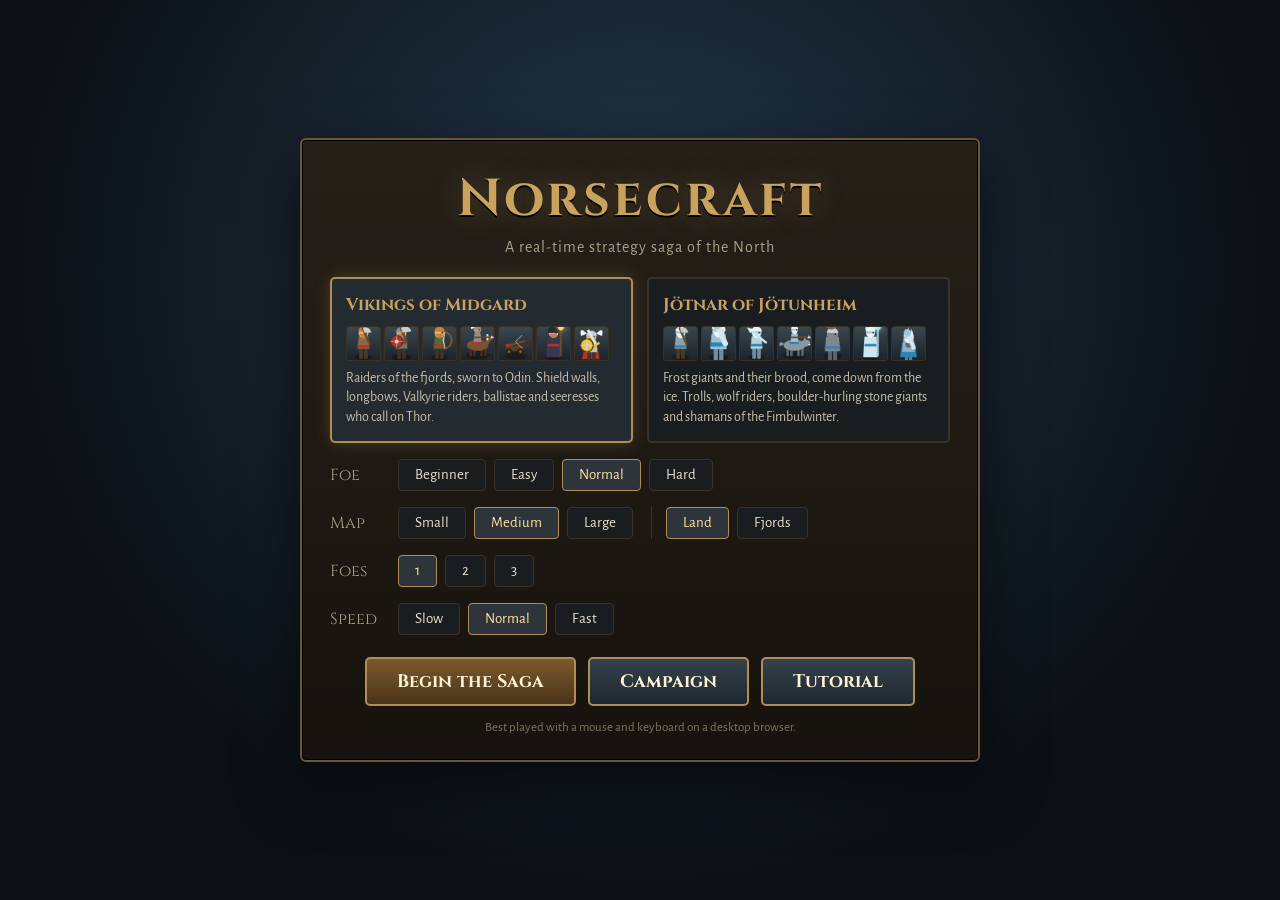
<file: index.html>
<!doctype html>
<html lang="en">
<head>
<meta charset="utf-8">
<meta name="viewport" content="width=device-width, initial-scale=1, maximum-scale=1, user-scalable=no, viewport-fit=cover">
<title>Norsecraft</title>
<meta name="description" content="A real-time strategy saga of Vikings and frost giants.">
<meta name="theme-color" content="#1b150f">
<meta name="apple-mobile-web-app-capable" content="yes">
<meta name="mobile-web-app-capable" content="yes">
<meta name="apple-mobile-web-app-status-bar-style" content="black-translucent">
<meta name="apple-mobile-web-app-title" content="Norsecraft">
<link rel="manifest" href="manifest.webmanifest">
<link rel="apple-touch-icon" href="icons/apple-touch-icon.png">
<link rel="icon" type="image/png" sizes="192x192" href="icons/icon-192.png">
<link rel="preconnect" href="https://fonts.googleapis.com">
<link href="https://fonts.googleapis.com/css2?family=Cinzel:wght@500;700&family=Alegreya+Sans:wght@400;500;700&display=swap" rel="stylesheet">
<link rel="stylesheet" href="css/style.css">
</head>
<body>
<div id="app">
  <aside id="sidebar">
    <div class="frame"><canvas id="minimap" width="192" height="192"></canvas></div>
    <div class="frame" id="info"></div>
    <div class="frame cmdwrap">
      <div id="commands"></div>
      <div id="tip"></div>
    </div>
  </aside>
  <main id="main">
    <div id="topbar">
      <div class="res"><i class="ico gold"></i><span id="gold">0</span></div>
      <div class="res"><i class="ico wood"></i><span id="wood">0</span></div>
      <div class="res"><i class="ico food"></i><span id="food">0</span></div>
      <button id="idle-btn" title="Next idle worker (.)">Idle <span id="idle-n">0</span></button>
      <div id="mode"></div>
      <div class="spacer"></div>
      <span id="clock">0:00</span>
      <select id="speed-sel" title="Game speed">
        <option value="0.75">Slow</option>
        <option value="1">Normal</option>
        <option value="1.5">Fast</option>
        <option value="2">Fastest</option>
      </select>
      <button id="music" title="Music on/off">♫</button>
      <button id="mute" title="Sound on/off">🔊</button>
      <button id="help-btn" title="Help (F1)">?</button>
      <button id="menu-btn" title="Menu (F10)">Menu</button>
    </div>
    <div id="viewwrap">
      <canvas id="view"></canvas>
      <div id="msgs"></div>
      <div id="objective" hidden>
        <div id="obj-step"></div>
        <div id="obj-title"></div>
        <div id="obj-text"></div>
        <button id="obj-skip">Skip step</button>
      </div>
    </div>
  </main>
</div>

<div id="title" class="overlay" style="display:flex">
  <div class="panel title-panel">
    <h1>Norsecraft</h1>
    <p class="sub">A real-time strategy saga of the North</p>
    <div class="factions">
      <button class="faction on" data-faction="vikings">
        <h3>Vikings of Midgard</h3>
        <div class="pv" id="pv-vikings"></div>
        <p>Raiders of the fjords, sworn to Odin. Shield walls, longbows, Valkyrie riders, ballistae and seeresses who call on Thor.</p>
      </button>
      <button class="faction" data-faction="jotnar">
        <h3>Jötnar of Jötunheim</h3>
        <div class="pv" id="pv-jotnar"></div>
        <p>Frost giants and their brood, come down from the ice. Trolls, wolf riders, boulder-hurling stone giants and shamans of the Fimbulwinter.</p>
      </button>
    </div>
    <div class="row">
      <span class="lbl">Foe</span>
      <button class="opt" data-diff="beginner">Beginner</button>
      <button class="opt" data-diff="easy">Easy</button>
      <button class="opt on" data-diff="normal">Normal</button>
      <button class="opt" data-diff="hard">Hard</button>
    </div>
    <div class="row">
      <span class="lbl">Map</span>
      <button class="opt" data-size="small">Small</button>
      <button class="opt on" data-size="medium">Medium</button>
      <button class="opt" data-size="large">Large</button>
      <span class="sep">
        <button class="opt on" data-terrain="land" title="Lakes and forests">Land</button>
        <button class="opt" data-terrain="fjords" title="A sea splits the map: build ships at a shipyard">Fjords</button>
      </span>
    </div>
    <div class="row">
      <span class="lbl">Foes</span>
      <button class="opt on" data-foes="1">1</button>
      <button class="opt" data-foes="2">2</button>
      <button class="opt" data-foes="3">3</button>
      <span class="sep" id="team-opts" hidden>
        <button class="opt on" data-ffa="0" title="All foes fight you together">Allied</button>
        <button class="opt" data-ffa="1" title="Every side fights every other side">Free-for-all</button>
      </span>
    </div>
    <div class="row">
      <span class="lbl">Speed</span>
      <button class="opt" data-speed="0.75">Slow</button>
      <button class="opt on" data-speed="1">Normal</button>
      <button class="opt" data-speed="1.5">Fast</button>
    </div>
    <div class="start-row">
      <button id="start" class="big">Begin the Saga</button>
      <button id="campaign-btn" class="big alt">Campaign</button>
      <button id="tutorial" class="big alt">Tutorial</button>
    </div>
    <div id="continue-box" hidden>
      <button id="continue" class="big alt">Continue</button>
      <p id="continue-info" class="fine"></p>
    </div>
    <p class="fine">Best played with a mouse and keyboard on a desktop browser.</p>
  </div>
</div>

<div id="rotate" class="overlay"><div><span class="ph">📱</span>Turn your phone sideways to play</div></div>

<div id="campaign" class="overlay">
  <div class="panel camp-panel">
    <h2>The Saga of the North</h2>
    <p class="sub">Lead the Vikings of Midgard from a burning shore to the end of the world.</p>
    <div id="chapters"></div>
    <button id="camp-back" class="big alt">Back</button>
  </div>
</div>

<div id="briefing" class="overlay">
  <div class="panel brief-panel">
    <div id="brief-ch" class="eyebrow"></div>
    <h2 id="brief-title"></h2>
    <div id="brief-story"></div>
    <h3>Objectives</h3>
    <ul id="brief-goals"></ul>
    <div class="start-row">
      <button id="brief-go" class="big">Begin</button>
      <button id="brief-back" class="big alt">Back</button>
    </div>
  </div>
</div>

<div id="help" class="overlay">
  <div class="panel help-panel">
    <h2>How to play</h2>
    <p>Gather <b class="g">gold</b> and <b class="w">lumber</b>, build up your settlement, raise an army and destroy every enemy unit and building.</p>
    <table>
      <tr><td>Left-click / drag</td><td>Select units (Shift adds)</td></tr>
      <tr><td>Double-click</td><td>Select all of that type on screen</td></tr>
      <tr><td>Right-click</td><td>Move, attack, mine gold, chop trees, set rally point</td></tr>
      <tr><td>A, then click</td><td>Attack-move: fight everything on the way</td></tr>
      <tr><td>B</td><td>Build menu (with workers selected)</td></tr>
      <tr><td>E, then click</td><td>Repair a damaged building (or right-click it with workers)</td></tr>
      <tr><td>E / U / T</td><td>Spellcasters: heal, summon, storm</td></tr>
      <tr><td>Right-click your transport</td><td>Board it with the selected troops</td></tr>
      <tr><td>Transport + right-click land</td><td>Sail there and put the troops ashore (U unloads where it is)</td></tr>
      <tr><td>Menu → Save game</td><td>Save; the game also autosaves every minute</td></tr>
      <tr><td>Ctrl+1–9 / 1–9</td><td>Assign / recall control groups (tap twice to jump)</td></tr>
      <tr><td>. (period)</td><td>Cycle idle workers</td></tr>
      <tr><td>Space</td><td>Jump to last attack or selection</td></tr>
      <tr><td>Arrows / screen edge / middle-drag</td><td>Scroll the map</td></tr>
      <tr><td>+ / − or pinch</td><td>Zoom in and out</td></tr>
      <tr><td>Esc</td><td>Cancel</td></tr>
      <tr><td>P or F10</td><td>Pause</td></tr>
    </table>
    <h3 class="touch-h">On a phone or tablet</h3>
    <table>
      <tr><td>Tap</td><td>Select a unit, or command the selected units (move, attack, mine, chop)</td></tr>
      <tr><td>Double-tap a unit</td><td>Select all of that type on screen</td></tr>
      <tr><td>Drag</td><td>Scroll the map · Pinch to zoom</td></tr>
      <tr><td>Hold, then drag</td><td>Draw a selection box (hold and release to deselect)</td></tr>
      <tr><td>Tap a button</td><td>Shows what it does and uses it</td></tr>
    </table>
    <p>There are four gold mines: one at each base and two out in the wilds, marked in gold on the minimap.</p>
    <p>Tip: every unit needs food — build farms. Ranged units need a lumber workshop, riders a stable, siege a forge and spellcasters a temple.</p>
    <button id="help-close" class="big">Close</button>
  </div>
</div>

<div id="pause" class="overlay">
  <div class="panel small">
    <h2>Paused</h2>
    <button id="resume" class="big">Resume</button>
    <button id="save" class="big">Save game</button>
    <button id="load" class="big">Load saved game</button>
    <p id="save-note" class="fine"></p>
    <button id="restart" class="big">Restart</button>
    <button id="quit" class="big">Quit to title</button>
  </div>
</div>

<div id="end" class="overlay">
  <div class="panel small">
    <h2 id="end-title">Victory</h2>
    <p id="end-text"></p>
    <table id="end-stats"></table>
    <button id="again" class="big">Play again</button>
    <button id="to-title" class="big">Title screen</button>
  </div>
</div>

<script src="js/data.js"></script>
<script src="js/map.js"></script>
<script src="js/path.js"></script>
<script src="js/game.js"></script>
<script src="js/ai.js"></script>
<script src="js/save.js"></script>
<script src="js/render.js"></script>
<script src="js/ui.js"></script>
<script src="js/tutorial.js"></script>
<script src="js/campaign.js"></script>
<script src="js/main.js"></script>
</body>
</html>
</file>
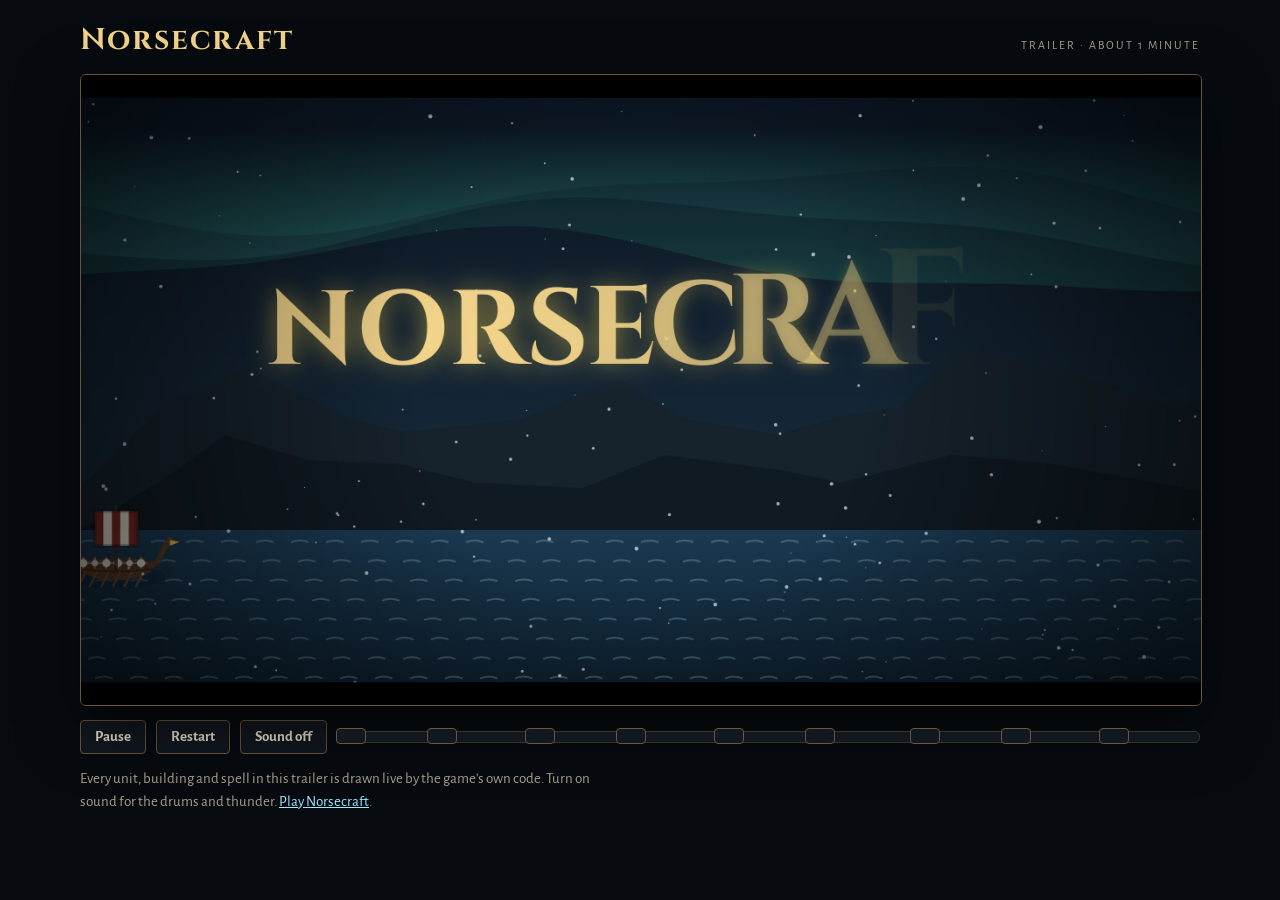
<file: trailer.html>
<!doctype html>
<html lang="en">
<head>
<meta charset="utf-8">
<meta name="viewport" content="width=device-width, initial-scale=1, viewport-fit=cover">
<title>Norsecraft Trailer</title>
<meta name="description" content="A one-minute motion graphic of Norsecraft, drawn with the game's own art.">
<link rel="preconnect" href="https://fonts.googleapis.com">
<link href="https://fonts.googleapis.com/css2?family=Cinzel:wght@500;700&family=Alegreya+Sans:wght@400;500;700&display=swap" rel="stylesheet">
<style>
  /* One cinematic dark look, taken from the game: night sky, gold leaf, snow. */
  :root {
    color-scheme: dark;
    --bg: #070b10;
    --panel: #121820;
    --edge: #6b5636;
    --gold: #f1d38a;
    --text: #e9e1cf;
    --muted: #a99f8a;
    --ice: #9fe8ff;
    --display: 'Cinzel', Georgia, serif;
    --body: 'Alegreya Sans', system-ui, sans-serif;
  }
  html, body { margin: 0; background: var(--bg); color: var(--text); font-family: var(--body); }
  .wrap {
    max-width: 1120px; margin: 0 auto;
    padding-block: 20px 32px;
    padding-left: max(16px, env(safe-area-inset-left, 0px));
    padding-right: max(16px, env(safe-area-inset-right, 0px));
    display: flex; flex-direction: column; gap: 14px;
  }
  header { display: flex; align-items: baseline; justify-content: space-between; gap: 12px; flex-wrap: wrap; }
  h1 { margin: 0; font-family: var(--display); font-weight: 700; font-size: clamp(22px, 3vw, 30px); color: var(--gold); letter-spacing: 2px; text-wrap: balance; }
  .eyebrow { font-size: 12px; letter-spacing: 2px; text-transform: uppercase; color: var(--muted); }
  .stage { position: relative; width: 100%; max-width: 100%; aspect-ratio: 16 / 9; background: #000; border: 1px solid var(--edge); border-radius: 6px; overflow: hidden; box-shadow: 0 20px 60px rgba(0,0,0,0.6); }
  canvas { display: block; width: 100%; height: 100%; }
  .controls { display: flex; align-items: center; gap: 10px; flex-wrap: wrap; }
  .controls button {
    font-family: var(--body); font-size: 15px; font-weight: 700; color: var(--text); cursor: pointer;
    background: var(--panel); border: 1px solid var(--edge); border-radius: 4px; padding: 7px 14px;
  }
  .controls button:hover { border-color: var(--gold); }
  .controls button:focus-visible, .mark:focus-visible, a:focus-visible { outline: 2px solid var(--ice); outline-offset: 2px; }
  #scrub { position: relative; flex: 1; min-width: 160px; height: 10px; background: var(--panel); border: 1px solid #3a3226; border-radius: 5px; cursor: pointer; }
  #scrub-fill { position: absolute; inset: 0 auto 0 0; width: 0; background: linear-gradient(90deg, #8a6a3a, var(--gold)); border-radius: 5px; }
  #scrub-marks { position: absolute; inset: 0; }
  .mark { position: absolute; top: -4px; width: 4px; height: 16px; margin-left: -2px; padding: 0; background: #3a3226; border: 0; border-radius: 2px; cursor: pointer; }
  .mark:hover { background: var(--gold); }
  .note { margin: 0; color: var(--muted); font-size: 15px; line-height: 1.5; max-width: 65ch; }
  .note a { color: var(--ice); }
  body.record .wrap { padding: 0; max-width: none; }
  body.record header, body.record .controls, body.record .note { display: none; }
  body.record .stage { border: 0; border-radius: 0; box-shadow: none; }
  @media (prefers-reduced-motion: reduce) { .controls button { transition: none; } }
</style>
</head>
<body>
<div class="wrap">
  <header>
    <h1>Norsecraft</h1>
    <span class="eyebrow">Trailer · about 1 minute</span>
  </header>
  <div class="stage"><canvas id="stage" width="1280" height="720" aria-label="Animated trailer for Norsecraft"></canvas></div>
  <div class="controls">
    <button id="play" type="button">Pause</button>
    <button id="restart" type="button">Restart</button>
    <button id="sound" type="button" aria-pressed="false">Sound off</button>
    <div id="scrub" role="slider" aria-label="Trailer position"><div id="scrub-fill"></div><div id="scrub-marks"></div></div>
  </div>
  <p class="note">Every unit, building and spell in this trailer is drawn live by the game's own code. Turn on sound for the drums and thunder. <a href="index.html">Play Norsecraft</a>.</p>
</div>
<script src="js/data.js"></script>
<script src="js/map.js"></script>
<script src="js/render.js"></script>
<script src="js/trailer.js"></script>
</body>
</html>
</file>
<file: css/style.css>
:root {
  color-scheme: dark;
  --bg: #0f1418;
  --panel: #1e252b;
  --panel2: #283139;
  --edge: #6b5636;
  --edge-hi: #b08d57;
  --text: #e9e1cf;
  --muted: #a99f8a;
  --gold: #f1cf4a;
  --wood: #c08a55;
  --accent: #c9a25e;
}

* { box-sizing: border-box; }
html, body { margin: 0; height: 100%; background: var(--bg); color: var(--text); font-family: 'Alegreya Sans', system-ui, sans-serif; overflow: hidden; user-select: none; }
button { font-family: inherit; color: inherit; }

#app { display: flex; height: 100%; }

#sidebar {
  width: 216px; flex: none; display: flex; flex-direction: column; gap: 8px; padding: 8px;
  background: linear-gradient(#2a2118, #1b150f);
  border-right: 2px solid var(--edge);
}
.frame {
  border: 2px solid var(--edge); border-radius: 4px; background: var(--panel);
  box-shadow: inset 0 0 0 1px #000, 0 0 0 1px #000;
}
#minimap { display: block; width: 196px; height: 196px; image-rendering: pixelated; cursor: pointer; }
#info { flex: 1; min-height: 150px; padding: 8px; overflow: hidden; font-size: 13px; }
#info .hint { color: var(--muted); line-height: 1.5; }
#info .single { display: flex; gap: 8px; align-items: center; }
#info .single canvas { border: 1px solid var(--edge); border-radius: 3px; }
#info .nm { font-family: 'Cinzel', serif; font-weight: 700; font-size: 15px; color: var(--accent); }
#info .own { color: var(--muted); font-size: 12px; }
#info .hpt { font-size: 12px; margin-top: 2px; }
#info .stats { margin-top: 8px; line-height: 1.5; color: #cfc6b2; }
#info .queue { margin-top: 8px; }
#info .plabel { font-size: 12px; color: var(--muted); margin-bottom: 3px; }
#info .pbar { height: 8px; background: #0c0f12; border: 1px solid #3c444b; border-radius: 2px; overflow: hidden; }
#info .pbar div { height: 100%; width: 0; background: linear-gradient(90deg, #b08d57, #f1cf4a); }
#info .qrow { display: flex; gap: 3px; margin-top: 6px; }
#info .qrow canvas { border: 1px solid #3c444b; }
#info .multi { display: grid; grid-template-columns: repeat(4, 1fr); gap: 4px; }
#info .mi { cursor: pointer; position: relative; border: 1px solid #3c444b; }
#info .mi canvas { display: block; width: 100%; height: auto; }
#info .mhp { height: 3px; background: #4ccf4c; }
#info .mana { height: 6px; background: #0c0f12; border: 1px solid #3c444b; border-radius: 2px; overflow: hidden; }
#info .mana div { height: 100%; width: 0; background: linear-gradient(90deg, #3a6fe0, #7ab8ff); }
#info .stats + .plabel { margin-top: 6px; }
.cost .m { color: #7ab8ff; }

.cmdwrap { position: relative; padding: 6px; }
#commands { display: grid; grid-template-columns: repeat(3, 1fr); gap: 5px; }
.cmd {
  position: relative; aspect-ratio: 1; padding: 0; border-radius: 3px; cursor: pointer;
  background: linear-gradient(#3a4650, #1d242a); border: 1px solid #5b4a31; overflow: hidden;
  display: flex; align-items: center; justify-content: center;
}
.cmd:hover:not(.empty) { border-color: var(--edge-hi); box-shadow: 0 0 6px rgba(240, 200, 120, 0.4); }
.cmd:active:not(.empty) { transform: translateY(1px); }
.cmd.empty { background: #161b1f; border-color: #2c2a24; cursor: default; }
.cmd canvas { width: 100%; height: 100%; display: block; }
.cmd .glyph { font-size: 24px; line-height: 1; color: #efe3c4; }
.cmd .hk { position: absolute; right: 2px; bottom: 1px; font-size: 10px; font-weight: 700; color: #ffe39a; text-shadow: 0 0 2px #000, 0 0 2px #000; }
.cmd.poor canvas, .cmd.poor .glyph { opacity: 0.55; }
.cmd.locked { filter: grayscale(1) brightness(0.6); }
#tip {
  display: none; position: absolute; left: 0; right: 0; bottom: calc(100% + 6px); padding: 8px; z-index: 5;
  background: #12171b; border: 1px solid var(--edge-hi); border-radius: 4px; font-size: 13px; line-height: 1.4;
}
#tip b { font-family: 'Cinzel', serif; color: var(--accent); }
#tip .key { color: var(--muted); font-size: 11px; }
#tip em { color: #e98a6a; font-style: normal; }
#tip .stats { color: var(--muted); font-size: 12px; }
.g { color: var(--gold); }
.w { color: var(--wood); }
.cost .g::before { content: '● '; }
.cost .w::before { content: '▮ '; }
.cost .t { color: var(--muted); }

#main { flex: 1; display: flex; flex-direction: column; min-width: 0; }
#topbar {
  height: 36px; flex: none; display: flex; align-items: center; gap: 18px; padding: 0 12px;
  background: linear-gradient(#2a2118, #1b150f); border-bottom: 2px solid var(--edge); font-size: 15px;
}
#topbar .res { display: flex; align-items: center; gap: 6px; font-weight: 700; min-width: 70px; }
#topbar .res.warn { color: #ff8060; }
.ico { width: 14px; height: 14px; display: inline-block; border-radius: 50%; }
.ico.gold { background: radial-gradient(circle at 35% 35%, #fff2a8, #e8c547 55%, #a8862a); }
.ico.wood { background: linear-gradient(90deg, #7a5232, #a9774a, #7a5232); border-radius: 3px; }
.ico.food { background: radial-gradient(circle at 40% 40%, #f0d9a0, #c48b3a); border-radius: 40% 40% 50% 50%; }
#mode { color: #ffe39a; font-size: 13px; }
.spacer { flex: 1; }
#clock { color: var(--muted); font-variant-numeric: tabular-nums; }
#topbar button, #topbar select {
  background: #2c241a; border: 1px solid var(--edge); border-radius: 3px; padding: 3px 9px; cursor: pointer; font-size: 13px; color: var(--text);
}
#topbar button:hover { border-color: var(--edge-hi); }

#viewwrap { position: relative; flex: 1; overflow: hidden; }
#view { display: block; position: absolute; inset: 0; }
#msgs {
  position: absolute; left: 12px; bottom: 12px; pointer-events: none; font-size: 15px; font-weight: 500;
  text-shadow: 0 1px 2px #000, 0 0 4px #000; color: #f5ecd4;
}

.overlay {
  position: fixed; inset: 0; display: none; align-items: center; justify-content: center; z-index: 50;
  background: radial-gradient(ellipse at center, rgba(15, 20, 24, 0.75), rgba(5, 7, 9, 0.95));
}
#title { background: radial-gradient(ellipse at 50% 30%, #23384a, #0b1015 70%); overflow-y: auto; }
.panel {
  background: linear-gradient(#262019, #17120d); border: 2px solid var(--edge); border-radius: 6px;
  padding: 24px 28px; box-shadow: 0 20px 60px rgba(0, 0, 0, 0.6), inset 0 0 0 1px #000; max-width: 92vw;
}
.panel.small { width: 340px; text-align: center; }
.panel.small .big { width: 100%; margin-top: 10px; }
h1, h2, h3 { font-family: 'Cinzel', serif; color: var(--accent); margin: 0; }
h1 { font-size: 52px; letter-spacing: 3px; text-align: center; text-shadow: 0 2px 0 #000, 0 0 30px rgba(200, 160, 90, 0.3); }
h2 { font-size: 26px; margin-bottom: 12px; }
.sub { text-align: center; color: var(--muted); margin: 4px 0 20px; font-size: 16px; letter-spacing: 1px; }
.title-panel { width: 680px; margin: 20px; }
.factions { display: flex; gap: 14px; }
.faction {
  flex: 1; text-align: left; padding: 14px; cursor: pointer; border-radius: 5px;
  background: #1a1d20; border: 2px solid #3a3226;
}
.faction.on { border-color: var(--edge-hi); background: #232a30; box-shadow: 0 0 16px rgba(200, 160, 90, 0.25); }
.faction h3 { font-size: 17px; }
.faction p { margin: 8px 0 0; color: #c8bfab; font-size: 14px; line-height: 1.4; }
.pv { display: flex; gap: 4px; margin-top: 10px; }
.pv { flex-wrap: wrap; }
.pv { gap: 3px; }
.pv canvas { border: 1px solid #3a3226; border-radius: 3px; width: 35px; height: 35px; }
.faction { min-width: 0; }
.row { display: flex; align-items: center; gap: 8px; margin-top: 16px; }
.lbl { width: 60px; color: var(--muted); font-family: 'Cinzel', serif; }
.opt { padding: 6px 16px; border-radius: 4px; background: #1a1d20; border: 1px solid #3a3226; cursor: pointer; font-size: 15px; }
.opt.on { border-color: var(--edge-hi); background: #2d343a; color: #ffe39a; }
.big {
  display: block; margin: 22px auto 0; padding: 10px 30px; font-family: 'Cinzel', serif; font-size: 18px; font-weight: 700; cursor: pointer;
  background: linear-gradient(#7a5a2e, #4a3418); border: 2px solid var(--edge-hi); border-radius: 5px; color: #fff3d6;
}
.big:hover { filter: brightness(1.15); }
.big.alt { background: linear-gradient(#34414b, #1f282f); margin-top: 12px; }
#continue-box .fine { margin-top: 6px; }
#topbar button.off { opacity: 0.45; }
.fine { text-align: center; color: #7d7462; font-size: 13px; margin: 14px 0 0; }
.help-panel { width: 560px; }
.help-panel table { width: 100%; border-collapse: collapse; font-size: 14px; }
.help-panel td { padding: 4px 6px; border-bottom: 1px solid #332b20; }
.help-panel td:first-child { color: #ffe39a; white-space: nowrap; }
#end-stats { margin: 12px auto 0; border-collapse: collapse; font-size: 14px; }
#end-stats td, #end-stats th { padding: 4px 10px; border-bottom: 1px solid #332b20; }
#end-stats th { color: var(--accent); font-family: 'Cinzel', serif; }
#end.win h2 { color: #ffe39a; }

#idle-btn { display: none; }
#idle-btn.has { display: inline-block; color: #ffe39a; border-color: var(--edge-hi); }
.touch-h { font-size: 16px; margin: 14px 0 6px; }
#rotate { z-index: 80; text-align: center; padding: 24px; font-family: 'Cinzel', serif; font-size: 20px; color: var(--accent); }
#rotate .ph { font-size: 54px; display: block; margin-bottom: 12px; transform: rotate(90deg); }

/* Phones and the notch: keep everything inside the safe area. */
#app {
  padding: env(safe-area-inset-top, 0px) env(safe-area-inset-right, 0px) env(safe-area-inset-bottom, 0px) env(safe-area-inset-left, 0px);
  background: #1b150f;
}
html, body { overscroll-behavior: none; -webkit-touch-callout: none; -webkit-tap-highlight-color: transparent; }
#view, #minimap { touch-action: none; }
button { touch-action: manipulation; }

/* Small screens, including phones held sideways. */
@media (max-width: 900px), (max-height: 560px) {
  #sidebar { width: 168px; padding: 5px; gap: 5px; }
  #minimap { width: 154px; height: 154px; }
  #info { min-height: 0; padding: 6px; font-size: 12px; }
  #info .single canvas { width: 44px; height: 44px; }
  #info .nm { font-size: 13px; }
  #info .stats { margin-top: 4px; line-height: 1.35; }
  #info .multi { grid-template-columns: repeat(4, 1fr); gap: 3px; }
  .cmdwrap { padding: 4px; }
  #commands { gap: 4px; }
  .cmd .glyph { font-size: 20px; }
  #topbar { height: 32px; gap: 10px; padding: 0 8px; font-size: 13px; }
  #topbar .res { min-width: 0; gap: 4px; }
  #topbar button, #topbar select { padding: 2px 7px; font-size: 12px; }
  #mode { display: none; }
  #msgs { font-size: 13px; left: 8px; bottom: 8px; }
  .title-panel { padding: 14px 16px; margin: 10px; }
  h1 { font-size: 34px; }
  .sub { margin: 2px 0 10px; font-size: 14px; }
  .faction { padding: 10px; }
  .faction p { font-size: 13px; }
  .row { margin-top: 10px; }
  .big { margin-top: 12px; padding: 8px 22px; font-size: 16px; }
  .panel.small .big { margin-top: 6px; }
}
@media (max-height: 460px) {
  #minimap { width: 120px; height: 120px; }
  #sidebar { width: 150px; }
  .faction p, .fine { display: none; }
  h1 { font-size: 28px; }
  .pv canvas { width: 32px; height: 32px; }
  #clock, #speed-sel, #help-btn { display: none; }
}
@media (max-width: 560px) {
  .factions { flex-direction: column; }
}
/* Phones held upright: ask for landscape. */
@media (orientation: portrait) and (max-width: 600px) {
  #rotate { display: flex; flex-direction: column; }
}
#sidebar > .frame:first-child { display: flex; justify-content: center; }

#objective {
  position: absolute; top: 10px; right: 10px; max-width: min(340px, calc(100% - 20px)); padding: 10px 12px; cursor: pointer;
  background: rgba(22, 17, 12, 0.88); border: 1px solid var(--edge-hi); border-radius: 5px; font-size: 14px; line-height: 1.4;
  box-shadow: 0 6px 18px rgba(0, 0, 0, 0.4);
}
#obj-step { font-size: 11px; letter-spacing: 1px; text-transform: uppercase; color: var(--muted); }
#obj-title { font-family: 'Cinzel', serif; font-weight: 700; font-size: 17px; color: var(--accent); margin: 2px 0 4px; }
#obj-skip { margin-top: 8px; background: none; border: 1px solid #5b4a31; border-radius: 3px; padding: 2px 8px; font-size: 12px; color: var(--muted); cursor: pointer; }
#obj-skip:hover { color: var(--text); border-color: var(--edge-hi); }
.cmd.hint { border-color: #ffe39a; animation: hintpulse 1.1s ease-in-out infinite; }
@keyframes hintpulse { 0%, 100% { box-shadow: 0 0 4px rgba(255, 227, 154, 0.4); } 50% { box-shadow: 0 0 14px rgba(255, 227, 154, 0.95); } }
@media (prefers-reduced-motion: reduce) { .cmd.hint { animation: none; box-shadow: 0 0 10px rgba(255, 227, 154, 0.8); } }
.start-row { display: flex; gap: 12px; justify-content: center; flex-wrap: wrap; }
.start-row .big { margin-left: 0; margin-right: 0; }
.start-row .big.alt { margin-top: 22px; }
@media (max-width: 900px), (max-height: 560px) {
  #objective { font-size: 12px; padding: 6px 8px; max-width: min(250px, calc(100% - 16px)); top: 6px; right: 6px; }
  #obj-step { display: none; }
  #obj-skip { margin-top: 4px; }
  #obj-title { font-size: 14px; }
  .start-row .big.alt { margin-top: 12px; }
}
#objective.min #obj-text, #objective.min #obj-skip, #objective.min #obj-step { display: none; }
#objective.min #obj-title { margin: 0; }
#obj-title::after { content: ' ▾'; font-size: 12px; color: var(--muted); }
#objective.min #obj-title::after { content: ' ▸'; }

#campaign, #briefing { z-index: 60; overflow-y: auto; }
.camp-panel { width: 560px; margin: 16px; }
.camp-panel h2, .brief-panel h2 { text-align: center; }
.camp-panel .sub { margin-bottom: 14px; }
#chapters { display: flex; flex-direction: column; gap: 8px; }
.chapter {
  display: flex; gap: 14px; align-items: center; text-align: left; padding: 10px 14px; cursor: pointer;
  background: #1a1d20; border: 1px solid #3a3226; border-radius: 5px;
}
.chapter:hover:not(.locked) { border-color: var(--edge-hi); background: #232a30; }
.chapter.locked { opacity: 0.5; cursor: default; }
.chapter .rune { font-size: 30px; width: 36px; text-align: center; color: var(--accent); font-family: serif; }
.chapter.done .rune { color: #ffe39a; text-shadow: 0 0 8px rgba(255, 227, 154, 0.6); }
.ch-body { display: flex; flex-direction: column; gap: 1px; min-width: 0; }
.ch-num { font-size: 11px; letter-spacing: 1px; text-transform: uppercase; color: var(--muted); }
.ch-name { font-family: 'Cinzel', serif; font-weight: 700; font-size: 17px; color: var(--accent); }
.ch-blurb { font-size: 14px; color: #c8bfab; }
.brief-panel { width: 560px; margin: 16px; }
.eyebrow { text-align: center; font-size: 12px; letter-spacing: 2px; text-transform: uppercase; color: var(--muted); margin-bottom: 4px; }
#brief-story p { font-size: 16px; line-height: 1.55; color: #e3d9c2; margin: 0 0 10px; max-width: 62ch; }
.brief-panel h3 { font-size: 15px; margin: 14px 0 6px; }
#brief-goals { margin: 0; padding-left: 20px; line-height: 1.6; }
@media (max-width: 900px), (max-height: 560px) {
  .camp-panel, .brief-panel { padding: 12px 14px; margin: 8px; }
  .chapter { padding: 6px 10px; }
  .ch-name { font-size: 15px; }
  .ch-blurb { font-size: 12px; }
  #brief-story p { font-size: 14px; margin-bottom: 6px; }
}

#info .xp { height: 6px; background: #0c0f12; border: 1px solid #3c444b; border-radius: 2px; overflow: hidden; }
#info .xp div { height: 100%; width: 0; background: linear-gradient(90deg, #b08d57, #ffd86a); }
#info .aura { margin-top: 6px; color: #cfc6b2; line-height: 1.35; }
#info .aura b { color: var(--accent); }

.row { flex-wrap: wrap; }
.row .sep { display: inline-flex; gap: 8px; margin-left: 10px; padding-left: 14px; border-left: 1px solid #3a3226; }
.row .sep[hidden] { display: none; }
#end-stats th { font-size: 13px; }
@media (max-height: 460px) {
  .sub { display: none; }
  .title-panel { padding: 10px 14px; margin: 6px; }
  .faction { padding: 7px 10px; }
  .faction h3 { font-size: 14px; }
  .pv { margin-top: 5px; }
  .row { margin-top: 5px; gap: 6px; }
  .opt { padding: 3px 10px; font-size: 13px; }
  .row .sep { gap: 6px; margin-left: 4px; padding-left: 8px; }
  .big, .start-row .big.alt { margin-top: 8px; padding: 6px 16px; font-size: 14px; }
}
</file>
